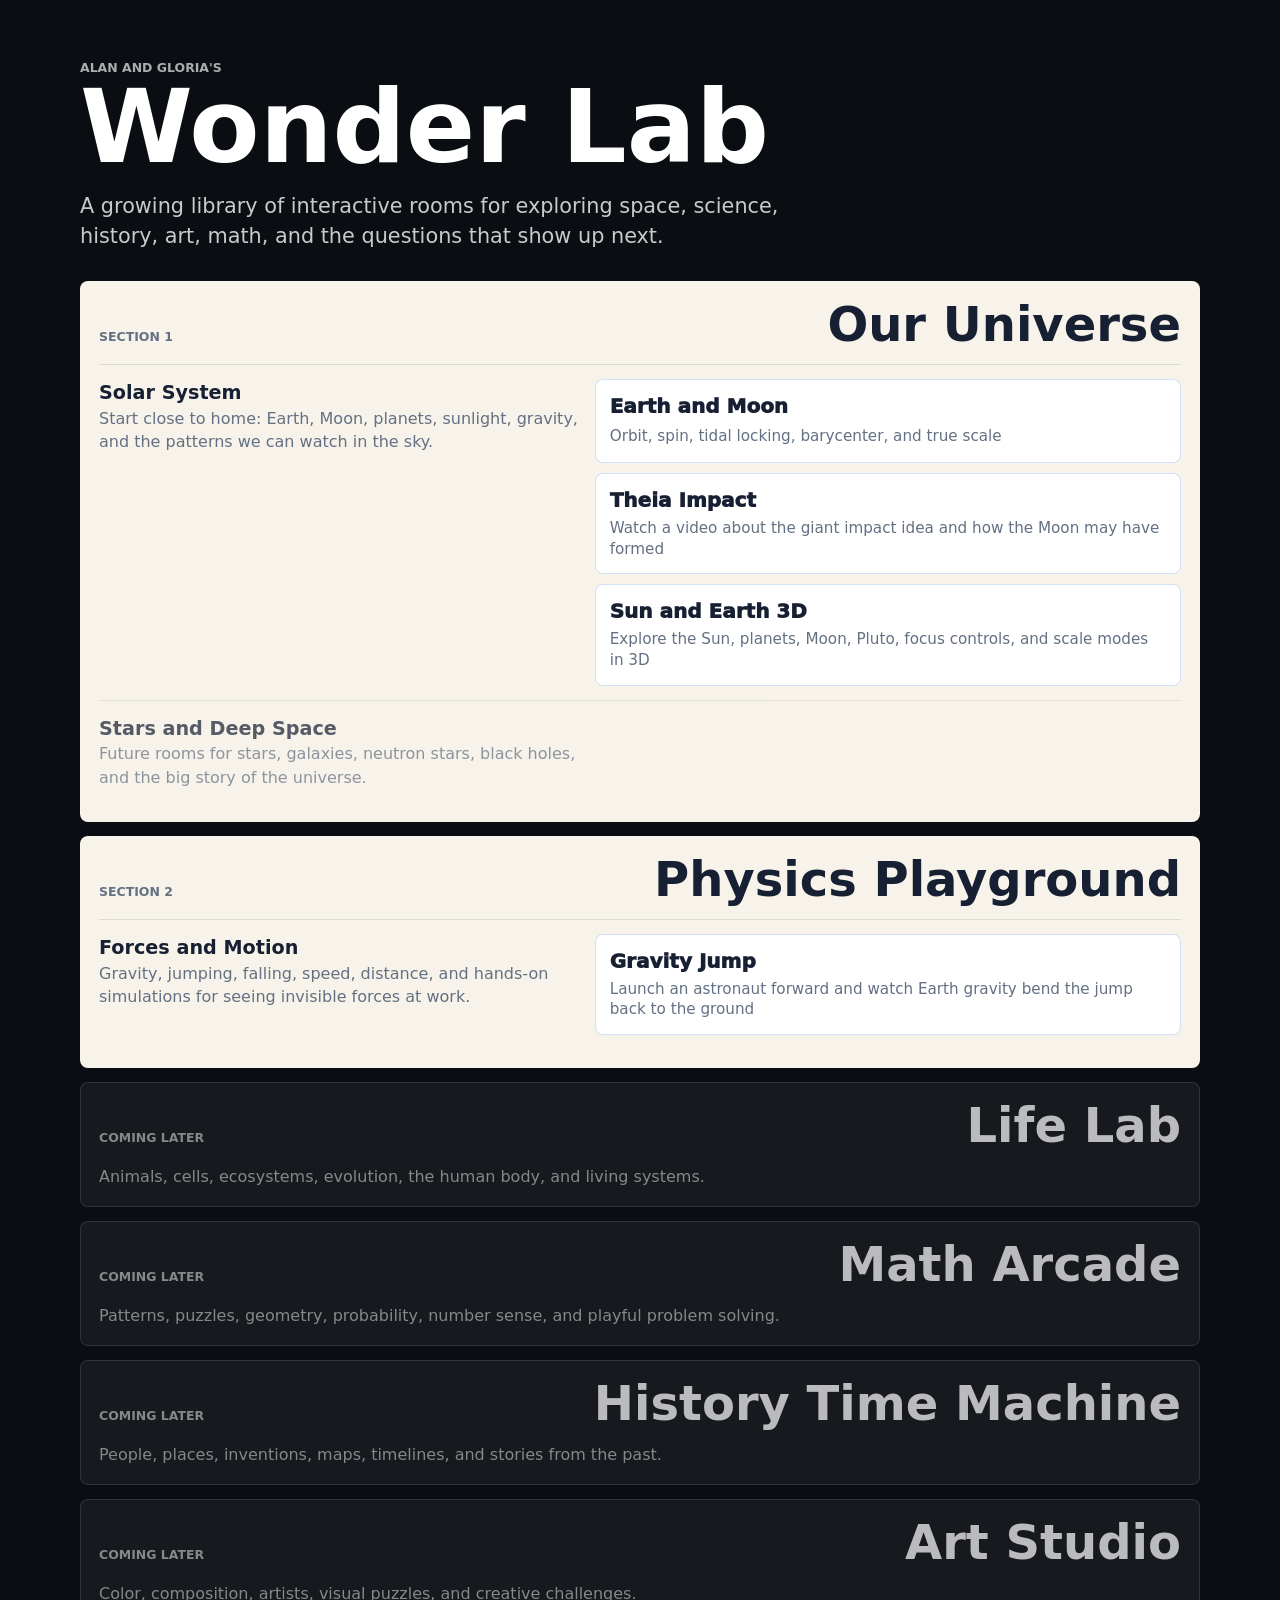
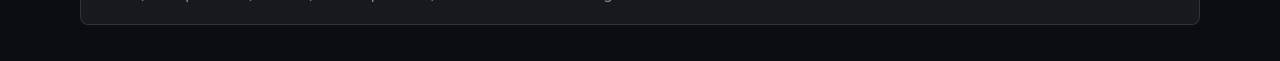
<file: index.html>
<!doctype html>
<html lang="en">
  <head>
    <meta charset="utf-8">
    <meta name="viewport" content="width=device-width, initial-scale=1">
    <title>Wonder Lab</title>
    <link rel="stylesheet" href="styles.css">
  </head>
  <body>
    <main class="home-shell">
      <header class="home-header">
        <p class="eyebrow">Alan and Gloria's</p>
        <h1>Wonder Lab</h1>
        <p class="intro">A growing library of interactive rooms for exploring space, science, history, art, math, and the questions that show up next.</p>
      </header>

      <section class="library" aria-label="Learning library">
        <article class="section-block is-open">
          <div class="section-heading">
            <p class="eyebrow">Section 1</p>
            <h2>Our Universe</h2>
          </div>

          <div class="subsection-block">
            <div>
              <p class="subhead">Solar System</p>
              <p>Start close to home: Earth, Moon, planets, sunlight, gravity, and the patterns we can watch in the sky.</p>
            </div>

            <div class="module-list">
              <a class="module-link" href="modules/our-universe/solar-system/earth-moon/index.html">
                <span>Earth and Moon</span>
                <small>Orbit, spin, tidal locking, barycenter, and true scale</small>
              </a>

              <a class="module-link" href="modules/our-universe/solar-system/theia-impact/index.html">
                <span>Theia Impact</span>
                <small>Watch a video about the giant impact idea and how the Moon may have formed</small>
              </a>

              <a class="module-link" href="modules/our-universe/solar-system/sun-earth-3d/index.html">
                <span>Sun and Earth 3D</span>
                <small>Explore the Sun, planets, Moon, Pluto, focus controls, and scale modes in 3D</small>
              </a>
            </div>
          </div>

          <div class="subsection-block is-planned">
            <div>
              <p class="subhead">Stars and Deep Space</p>
              <p>Future rooms for stars, galaxies, neutron stars, black holes, and the big story of the universe.</p>
            </div>
          </div>
        </article>

        <article class="section-block is-open">
          <div class="section-heading">
            <p class="eyebrow">Section 2</p>
            <h2>Physics Playground</h2>
          </div>
          <div class="subsection-block">
            <div>
              <p class="subhead">Forces and Motion</p>
              <p>Gravity, jumping, falling, speed, distance, and hands-on simulations for seeing invisible forces at work.</p>
            </div>

            <div class="module-list">
              <a class="module-link" href="modules/physics-playground/gravity-jump/index.html">
                <span>Gravity Jump</span>
                <small>Launch an astronaut forward and watch Earth gravity bend the jump back to the ground</small>
              </a>
            </div>
          </div>
        </article>

        <article class="section-block is-planned">
          <div class="section-heading">
            <p class="eyebrow">Coming Later</p>
            <h2>Life Lab</h2>
          </div>
          <p>Animals, cells, ecosystems, evolution, the human body, and living systems.</p>
        </article>

        <article class="section-block is-planned">
          <div class="section-heading">
            <p class="eyebrow">Coming Later</p>
            <h2>Math Arcade</h2>
          </div>
          <p>Patterns, puzzles, geometry, probability, number sense, and playful problem solving.</p>
        </article>

        <article class="section-block is-planned">
          <div class="section-heading">
            <p class="eyebrow">Coming Later</p>
            <h2>History Time Machine</h2>
          </div>
          <p>People, places, inventions, maps, timelines, and stories from the past.</p>
        </article>

        <article class="section-block is-planned">
          <div class="section-heading">
            <p class="eyebrow">Coming Later</p>
            <h2>Art Studio</h2>
          </div>
          <p>Color, composition, artists, visual puzzles, and creative challenges.</p>
        </article>
      </section>
    </main>
  </body>
</html>
</file>
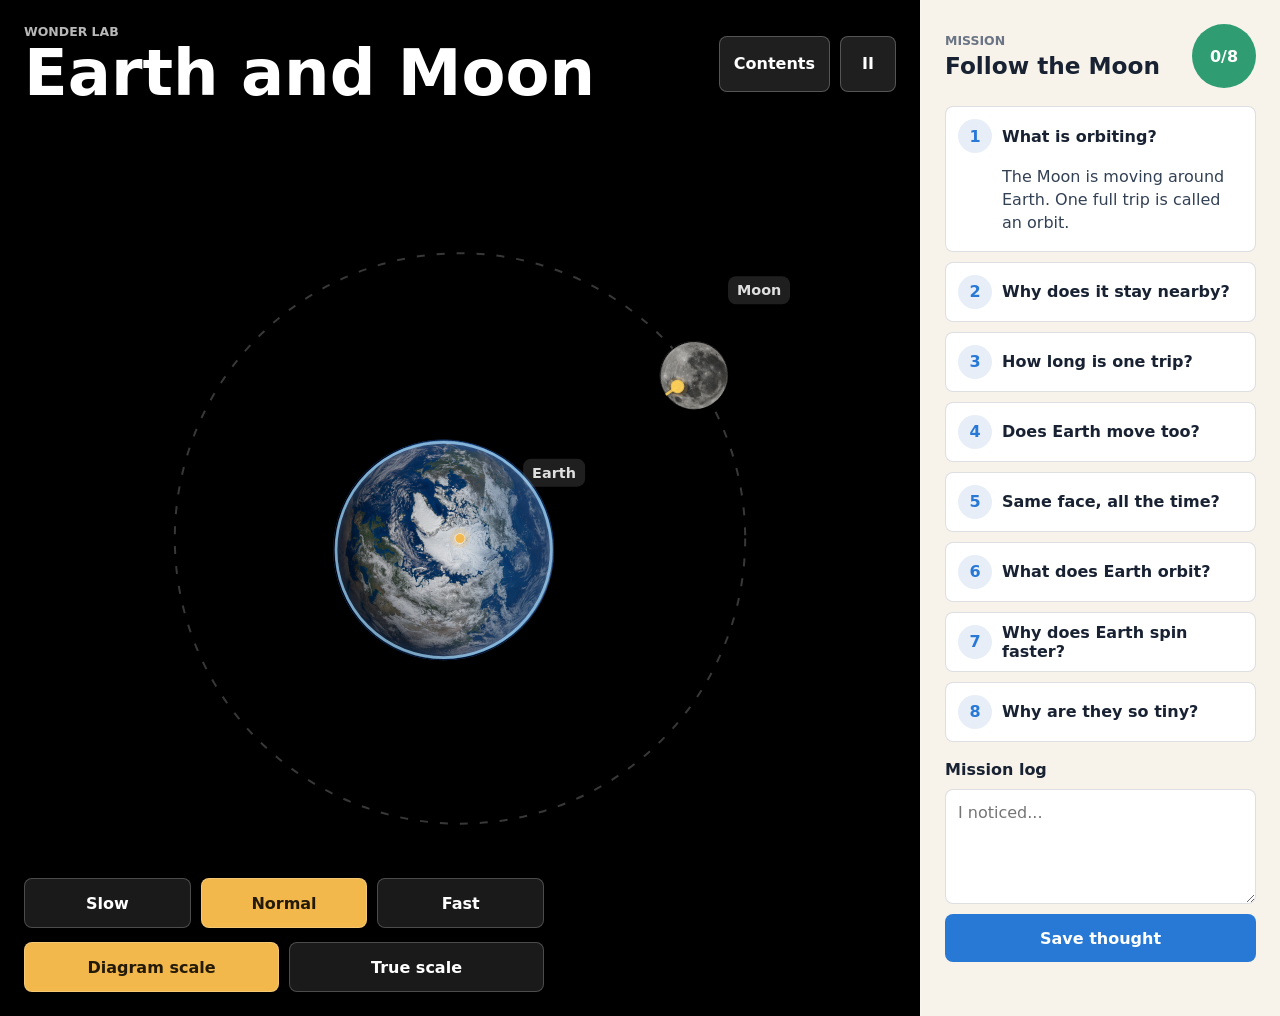
<file: modules/our-universe/solar-system/earth-moon/index.html>
<!doctype html>
<html lang="en">
  <head>
    <meta charset="utf-8">
    <meta name="viewport" content="width=device-width, initial-scale=1">
    <title>Wonder Lab: Earth and Moon</title>
    <link rel="stylesheet" href="styles.css">
  </head>
  <body>
    <main class="app-shell">
      <section class="orbit-lab" aria-labelledby="app-title">
        <div class="top-bar">
          <div>
            <p class="eyebrow">Wonder Lab</p>
            <h1 id="app-title">Earth and Moon</h1>
          </div>
          <div class="top-actions">
            <a class="home-link" href="../../../../index.html">Contents</a>
            <button class="icon-button" id="pauseButton" type="button" aria-label="Pause orbit">
              <span id="pauseIcon">II</span>
            </button>
          </div>
        </div>

        <div class="scene-wrap">
          <canvas id="spaceCanvas" width="1200" height="900" aria-label="Animated Earth and Moon orbit"></canvas>
          <button class="label earth-label" type="button" aria-label="Introduce Earth">Earth</button>
          <button class="label moon-label" id="moonLabel" type="button" aria-label="Introduce Moon">Moon</button>
          <button class="hotspot barycenter-hotspot is-hidden" id="barycenterHotspot" type="button" aria-label="Explain barycenter"></button>
          <button class="hotspot tidal-hotspot is-hidden" id="tidalHotspot" type="button" aria-label="Explain tidal locking"></button>
          <aside class="info-panel is-hidden" id="infoPanel" aria-live="polite" aria-label="Dot explanation">
            <button class="info-close" id="infoClose" type="button" aria-label="Close explanation">×</button>
            <p class="info-kicker" id="infoKicker"></p>
            <h2 id="infoTitle"></h2>
            <p id="infoBody"></p>
          </aside>
        </div>

        <div class="control-strip" aria-label="Orbit controls">
          <button class="control-button" type="button" data-speed="0.04">Slow</button>
          <button class="control-button is-active" type="button" data-speed="0.1">Normal</button>
          <button class="control-button" type="button" data-speed="0.25">Fast</button>
        </div>

        <div class="scale-strip" aria-label="Scale controls">
          <button class="scale-button is-active" type="button" data-scale="diagram">Diagram scale</button>
          <button class="scale-button" type="button" data-scale="true">True scale</button>
        </div>
      </section>

      <aside class="mission-panel" aria-label="Discovery cards">
        <div class="progress-box">
          <div>
            <p class="eyebrow">Mission</p>
            <h2>Follow the Moon</h2>
          </div>
          <div class="badge" id="badgeCount">0/8</div>
        </div>

        <div class="card-stack" id="cardStack">
          <article class="fact-card is-open" data-card="0">
            <button class="card-title" type="button">
              <span>1</span>
              What is orbiting?
            </button>
            <p>The Moon is moving around Earth. One full trip is called an orbit.</p>
          </article>

          <article class="fact-card" data-card="1">
            <button class="card-title" type="button">
              <span>2</span>
              Why does it stay nearby?
            </button>
            <p>Earth's gravity pulls on the Moon. The Moon keeps moving forward, so it goes around instead of falling straight down.</p>
          </article>

          <article class="fact-card" data-card="2">
            <button class="card-title" type="button">
              <span>3</span>
              How long is one trip?
            </button>
            <p>The real Moon takes about 27 days to go around Earth once. This lab speeds it up so we can watch it.</p>
          </article>

          <article class="fact-card" data-card="3">
            <button class="card-title" type="button">
              <span>4</span>
              Does Earth move too?
            </button>
            <p>Yes. Earth wobbles a tiny bit because the Moon pulls back. Space is full of teamwork.</p>
          </article>

          <article class="fact-card" data-card="4">
            <button class="card-title" type="button">
              <span>5</span>
              Same face, all the time?
            </button>
            <p>This is called tidal locking. The Moon spins once during each orbit, so the same near side keeps facing Earth.</p>
          </article>

          <article class="fact-card" data-card="5">
            <button class="card-title" type="button">
              <span>6</span>
              What does Earth orbit?
            </button>
            <p>Earth and the Moon both move around their shared balance point. That point is called the barycenter.</p>
          </article>

          <article class="fact-card" data-card="6">
            <button class="card-title" type="button">
              <span>7</span>
              Why does Earth spin faster?
            </button>
            <p>Earth spins about 28 times during one Moon orbit. Use Slow, Normal, and Fast to see the spin and orbit change together.</p>
          </article>

          <article class="fact-card" data-card="7">
            <button class="card-title" type="button">
              <span>8</span>
              Why are they so tiny?
            </button>
            <p>This view uses real size and distance proportions. Space is mostly empty, so Earth and the Moon look much smaller than in most diagrams.</p>
          </article>
        </div>

        <div class="mission-log">
          <label for="missionAnswer">Mission log</label>
          <textarea id="missionAnswer" rows="4" placeholder="I noticed..."></textarea>
          <button id="saveLog" type="button">Save thought</button>
          <p class="saved-note" id="savedNote" role="status"></p>
        </div>
      </aside>
    </main>

    <script src="script.js"></script>
  </body>
</html>
</file>
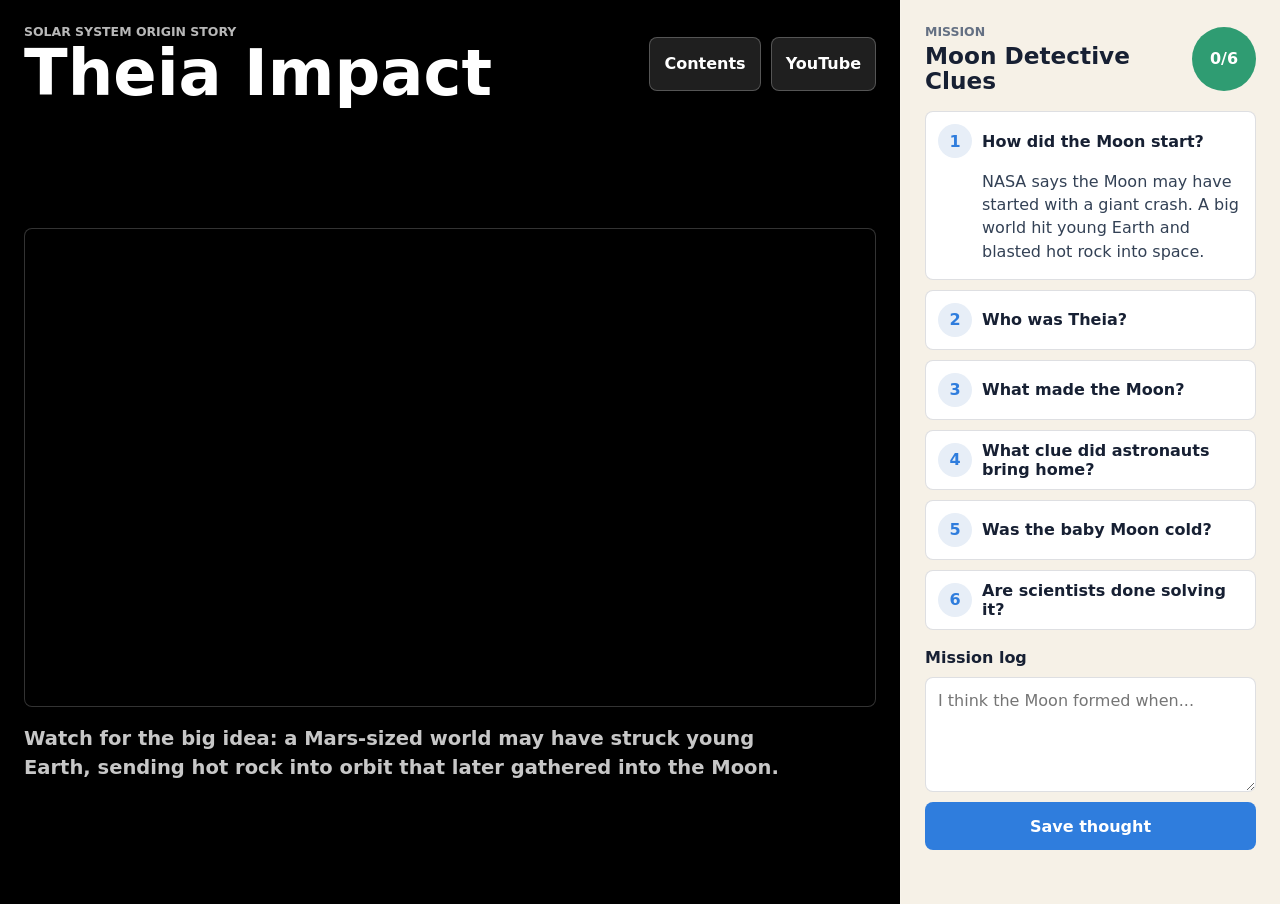
<file: modules/our-universe/solar-system/theia-impact/index.html>
<!doctype html>
<html lang="en">
  <head>
    <meta charset="utf-8">
    <meta name="viewport" content="width=device-width, initial-scale=1">
    <title>Wonder Lab: Theia Impact</title>
    <link rel="stylesheet" href="styles.css?v=2">
  </head>
  <body>
    <main class="app-shell">
      <section class="impact-lab" aria-labelledby="app-title">
        <div class="top-bar">
          <div>
            <p class="eyebrow">Solar System Origin Story</p>
            <h1 id="app-title">Theia Impact</h1>
          </div>
          <div class="top-actions">
            <a class="home-link" href="../../../../index.html">Contents</a>
            <a class="home-link" href="https://www.youtube.com/watch?v=03c8YPRiBPU" target="_blank" rel="noreferrer">YouTube</a>
          </div>
        </div>

        <div class="video-stage" aria-label="Theia impact video lesson">
          <div class="video-frame">
            <iframe
              id="moonOriginVideo"
              src="https://www.youtube.com/embed/03c8YPRiBPU?autoplay=1&mute=1&loop=1&playlist=03c8YPRiBPU&playsinline=1&rel=0&enablejsapi=1&origin=http%3A%2F%2F127.0.0.1%3A8765"
              title="YouTube video about the Theia impact and Moon formation"
              referrerpolicy="strict-origin-when-cross-origin"
              allow="accelerometer; autoplay; clipboard-write; encrypted-media; gyroscope; picture-in-picture; web-share"
              allowfullscreen>
            </iframe>
          </div>
          <p class="video-caption">Watch for the big idea: a Mars-sized world may have struck young Earth, sending hot rock into orbit that later gathered into the Moon.</p>
        </div>
      </section>

      <aside class="mission-panel" aria-label="Discovery cards">
        <div class="progress-box">
          <div>
            <p class="eyebrow">Mission</p>
            <h2>Moon Detective Clues</h2>
          </div>
          <div class="badge" id="badgeCount">0/6</div>
        </div>

        <div class="card-stack" id="cardStack">
          <article class="fact-card is-open" data-card="0">
            <button class="card-title" type="button">
              <span>1</span>
              How did the Moon start?
            </button>
            <p>NASA says the Moon may have started with a giant crash. A big world hit young Earth and blasted hot rock into space.</p>
          </article>

          <article class="fact-card" data-card="1">
            <button class="card-title" type="button">
              <span>2</span>
              Who was Theia?
            </button>
            <p>Theia is the name scientists often use for the huge object that may have crashed into Earth. It could have been about the size of Mars.</p>
          </article>

          <article class="fact-card" data-card="2">
            <button class="card-title" type="button">
              <span>3</span>
              What made the Moon?
            </button>
            <p>The crash threw melted and vaporized rock into space. That material gathered together and became the Moon.</p>
          </article>

          <article class="fact-card" data-card="3">
            <button class="card-title" type="button">
              <span>4</span>
              What clue did astronauts bring home?
            </button>
            <p>Apollo astronauts brought Moon rocks to Earth. Those rocks helped scientists see that the Moon and Earth are made of very similar stuff.</p>
          </article>

          <article class="fact-card" data-card="4">
            <button class="card-title" type="button">
              <span>5</span>
              Was the baby Moon cold?
            </button>
            <p>No. NASA says the young Moon was once covered by a giant ocean of hot magma. That means it was very, very hot.</p>
          </article>

          <article class="fact-card" data-card="5">
            <button class="card-title" type="button">
              <span>6</span>
              Are scientists done solving it?
            </button>
            <p>Not yet. Scientists still use Moon rocks, maps, and computer models to test the story. More Moon clues are still waiting to be found.</p>
          </article>
        </div>

        <div class="mission-log">
          <label for="missionAnswer">Mission log</label>
          <textarea id="missionAnswer" rows="4" placeholder="I think the Moon formed when..."></textarea>
          <button id="saveLog" type="button">Save thought</button>
          <p class="saved-note" id="savedNote" role="status"></p>
        </div>
      </aside>
    </main>

    <script src="script.js"></script>
  </body>
</html>
</file>
<file: styles.css>
:root {
  --bg: #0a0d12;
  --panel: #f7f3ea;
  --ink: #172033;
  --muted: #647083;
  --line: rgba(255, 255, 255, 0.16);
  --gold: #f2b84b;
  --blue: #2f7ddd;
  --green: #31a37b;
  --white: #fff;
}

* {
  box-sizing: border-box;
}

html,
body {
  margin: 0;
  min-height: 100%;
}

body {
  background: var(--bg);
  color: var(--white);
  font-family: ui-rounded, "SF Pro Rounded", "Avenir Next", system-ui, sans-serif;
}

.home-shell {
  width: min(1120px, calc(100% - 32px));
  margin: 0 auto;
  padding: 36px 0;
}

.home-header {
  padding: 24px 0 30px;
}

.eyebrow {
  margin: 0 0 6px;
  color: rgba(255, 255, 255, 0.66);
  font-size: 0.78rem;
  font-weight: 900;
  letter-spacing: 0;
  text-transform: uppercase;
}

h1,
h2,
p {
  letter-spacing: 0;
}

h1 {
  margin: 0;
  font-size: clamp(3rem, 8vw, 6.8rem);
  line-height: 0.9;
}

.intro {
  max-width: 720px;
  margin: 18px 0 0;
  color: rgba(255, 255, 255, 0.78);
  font-size: clamp(1.05rem, 2vw, 1.3rem);
  line-height: 1.45;
}

.library {
  display: grid;
  gap: 14px;
}

.section-block {
  padding: 18px;
  border: 1px solid var(--line);
  border-radius: 8px;
  background: rgba(255, 255, 255, 0.07);
}

.section-block.is-open {
  background: var(--panel);
  color: var(--ink);
}

.section-block.is-open .eyebrow,
.section-block.is-open p {
  color: var(--muted);
}

.section-heading {
  display: flex;
  align-items: baseline;
  justify-content: space-between;
  gap: 16px;
  margin-bottom: 16px;
}

h2 {
  margin: 0;
  font-size: clamp(1.7rem, 4vw, 3rem);
  line-height: 1;
}

.section-block p {
  margin: 0;
  color: rgba(255, 255, 255, 0.68);
  line-height: 1.45;
}

.subsection-block {
  display: grid;
  grid-template-columns: minmax(0, 0.9fr) minmax(260px, 1.1fr);
  gap: 16px;
  align-items: stretch;
  padding: 14px 0;
  border-top: 1px solid rgba(23, 32, 51, 0.12);
}

.subhead {
  margin: 0 0 6px;
  color: var(--ink) !important;
  font-size: 1.2rem;
  font-weight: 900;
}

.module-list {
  display: grid;
  gap: 10px;
}

.module-link {
  display: grid;
  gap: 6px;
  min-height: 84px;
  padding: 14px;
  border: 1px solid rgba(47, 125, 221, 0.22);
  border-radius: 8px;
  background: var(--white);
  color: var(--ink);
  text-decoration: none;
}

.module-link span {
  font-size: 1.25rem;
  font-weight: 950;
}

.module-link small {
  color: var(--muted);
  font-size: 0.95rem;
  line-height: 1.35;
}

.module-link:hover,
.module-link:focus-visible {
  outline: 3px solid rgba(47, 125, 221, 0.32);
}

.is-planned {
  opacity: 0.72;
}

@media (max-width: 720px) {
  .home-shell {
    width: min(100% - 24px, 1120px);
    padding-top: 20px;
  }

  .section-heading,
  .subsection-block {
    grid-template-columns: 1fr;
  }

  .section-heading {
    display: block;
  }
}
</file>
<file: modules/our-universe/solar-system/earth-moon/styles.css>
:root {
  --space: #07111f;
  --space-soft: #102037;
  --panel: #f7f3ea;
  --ink: #182232;
  --muted: #6a7484;
  --line: rgba(24, 34, 50, 0.14);
  --blue: #2878d6;
  --green: #2f9c72;
  --gold: #f2b84b;
  --white: #ffffff;
}

* {
  box-sizing: border-box;
}

html,
body {
  margin: 0;
  min-height: 100%;
}

body {
  background: var(--space);
  color: var(--ink);
  font-family: ui-rounded, "SF Pro Rounded", "Avenir Next", system-ui, sans-serif;
}

button,
textarea {
  font: inherit;
}

.app-shell {
  display: grid;
  grid-template-columns: minmax(0, 1fr) 360px;
  min-height: 100vh;
}

.orbit-lab {
  position: relative;
  overflow: hidden;
  min-height: 100vh;
  padding: 24px;
  color: var(--white);
  background: #000;
}

.top-bar {
  position: relative;
  z-index: 2;
  display: flex;
  align-items: center;
  justify-content: space-between;
  gap: 16px;
}

.top-actions {
  display: flex;
  align-items: center;
  gap: 10px;
}

.home-link {
  display: grid;
  place-items: center;
  min-height: 56px;
  padding: 0 14px;
  border: 1px solid rgba(255, 255, 255, 0.24);
  border-radius: 8px;
  background: rgba(255, 255, 255, 0.12);
  color: var(--white);
  font-weight: 900;
  text-decoration: none;
}

.eyebrow {
  margin: 0 0 4px;
  color: rgba(255, 255, 255, 0.72);
  font-size: 0.78rem;
  font-weight: 800;
  letter-spacing: 0;
  text-transform: uppercase;
}

.mission-panel .eyebrow {
  color: var(--muted);
}

h1,
h2 {
  margin: 0;
  letter-spacing: 0;
}

h1 {
  font-size: clamp(2.2rem, 5vw, 4.4rem);
  line-height: 0.94;
}

h2 {
  font-size: 1.45rem;
}

.icon-button {
  width: 56px;
  height: 56px;
  border: 1px solid rgba(255, 255, 255, 0.24);
  border-radius: 8px;
  background: rgba(255, 255, 255, 0.12);
  color: var(--white);
  font-weight: 900;
}

.scene-wrap {
  position: absolute;
  inset: 0;
}

#spaceCanvas {
  display: block;
  width: 100%;
  height: 100%;
  touch-action: manipulation;
}

.label {
  position: absolute;
  z-index: 4;
  padding: 6px 9px;
  border: 0;
  border-radius: 8px;
  background: rgba(255, 255, 255, 0.12);
  color: rgba(255, 255, 255, 0.86);
  font-size: 0.9rem;
  font-weight: 800;
}

.label:focus-visible {
  outline: 2px solid rgba(255, 255, 255, 0.85);
  outline-offset: 3px;
}

.earth-label {
  left: 50%;
  top: 50%;
  transform: translate(70px, -66px);
}

.moon-label {
  left: 50%;
  top: 50%;
}

.hotspot {
  position: absolute;
  z-index: 4;
  width: 44px;
  height: 44px;
  border: 0;
  border-radius: 50%;
  background: transparent;
  transform: translate(-50%, -50%);
}

.hotspot::after {
  position: absolute;
  inset: 12px;
  border-radius: 50%;
  background: rgba(242, 184, 75, 0.18);
  content: "";
}

.hotspot:hover::after,
.hotspot:focus-visible::after {
  outline: 2px solid rgba(242, 184, 75, 0.9);
  outline-offset: 4px;
}

.hotspot.is-hidden,
.info-panel.is-hidden {
  display: none;
}

.info-panel {
  position: absolute;
  z-index: 5;
  top: 132px;
  right: 24px;
  width: min(300px, calc(100vw - 48px));
  padding: 16px;
  border: 1px solid rgba(255, 255, 255, 0.2);
  border-radius: 8px;
  background: rgba(255, 255, 255, 0.96);
  color: var(--ink);
  box-shadow: 0 16px 36px rgba(0, 0, 0, 0.34);
}

.info-close {
  position: absolute;
  top: 8px;
  right: 8px;
  display: grid;
  place-items: center;
  width: 34px;
  height: 34px;
  border: 0;
  border-radius: 8px;
  background: #edf2f7;
  color: var(--ink);
  font-size: 1.25rem;
  font-weight: 900;
}

.info-kicker {
  margin: 0 38px 6px 0;
  color: var(--muted);
  font-size: 0.74rem;
  font-weight: 900;
  letter-spacing: 0;
  text-transform: uppercase;
}

.info-panel h2 {
  margin: 0 38px 8px 0;
  font-size: 1.35rem;
  line-height: 1.1;
}

.info-panel p:last-child {
  margin: 0;
  color: #334155;
  font-size: 1rem;
  font-weight: 700;
  line-height: 1.42;
}

.control-strip {
  position: absolute;
  z-index: 3;
  left: 24px;
  right: 24px;
  bottom: 88px;
  display: grid;
  grid-template-columns: repeat(3, 1fr);
  gap: 10px;
  max-width: 520px;
}

.scale-strip {
  position: absolute;
  z-index: 3;
  left: 24px;
  right: 24px;
  bottom: 24px;
  display: grid;
  grid-template-columns: repeat(2, 1fr);
  gap: 10px;
  max-width: 520px;
}

.control-button,
.scale-button {
  min-height: 50px;
  border: 1px solid rgba(255, 255, 255, 0.22);
  border-radius: 8px;
  background: rgba(255, 255, 255, 0.1);
  color: var(--white);
  font-weight: 850;
}

.control-button.is-active,
.scale-button.is-active {
  background: var(--gold);
  color: #241a08;
}

.mission-panel {
  display: flex;
  flex-direction: column;
  gap: 18px;
  min-height: 100vh;
  padding: 24px;
  background: var(--panel);
  border-left: 1px solid rgba(255, 255, 255, 0.12);
}

.progress-box {
  display: flex;
  align-items: center;
  justify-content: space-between;
  gap: 16px;
}

.badge {
  display: grid;
  place-items: center;
  width: 64px;
  height: 64px;
  border-radius: 50%;
  background: var(--green);
  color: var(--white);
  font-weight: 900;
}

.card-stack {
  display: grid;
  gap: 10px;
}

.fact-card {
  overflow: hidden;
  border: 1px solid var(--line);
  border-radius: 8px;
  background: var(--white);
}

.card-title {
  display: grid;
  grid-template-columns: 34px 1fr;
  align-items: center;
  gap: 10px;
  width: 100%;
  min-height: 58px;
  padding: 10px 12px;
  border: 0;
  background: transparent;
  color: var(--ink);
  text-align: left;
  font-weight: 900;
}

.card-title span {
  display: grid;
  place-items: center;
  width: 34px;
  height: 34px;
  border-radius: 50%;
  background: #e7eef7;
  color: var(--blue);
}

.fact-card p {
  display: none;
  margin: 0;
  padding: 0 14px 16px 56px;
  color: #334155;
  font-size: 1rem;
  line-height: 1.45;
}

.fact-card.is-open p {
  display: block;
}

.fact-card.is-read .card-title span {
  background: var(--gold);
  color: #241a08;
}

.mission-log {
  display: grid;
  gap: 10px;
  margin-top: auto;
}

.mission-log label {
  font-weight: 900;
}

.mission-log textarea {
  width: 100%;
  resize: vertical;
  min-height: 110px;
  border: 1px solid var(--line);
  border-radius: 8px;
  padding: 12px;
  background: var(--white);
  color: var(--ink);
  line-height: 1.4;
}

.mission-log button {
  min-height: 48px;
  border: 0;
  border-radius: 8px;
  background: var(--blue);
  color: var(--white);
  font-weight: 900;
}

.saved-note {
  min-height: 20px;
  margin: 0;
  color: var(--green);
  font-weight: 800;
}

@media (max-width: 900px) {
  .app-shell {
    grid-template-columns: 1fr;
  }

  .orbit-lab {
    min-height: 68vh;
  }

  .mission-panel {
    min-height: auto;
    border-left: 0;
  }
}

@media (max-width: 560px) {
  .orbit-lab,
  .mission-panel {
    padding: 16px;
  }

  .control-strip {
    left: 16px;
    right: 16px;
    bottom: 80px;
  }

  .scale-strip {
    left: 16px;
    right: 16px;
    bottom: 16px;
  }

  .info-panel {
    top: auto;
    right: 16px;
    bottom: 144px;
    left: 16px;
    width: auto;
  }

  .fact-card p {
    padding-left: 14px;
  }
}
</file>
<file: modules/our-universe/solar-system/theia-impact/styles.css>
:root {
  --space: #000;
  --panel: #f6f1e7;
  --ink: #172033;
  --muted: #647083;
  --line: rgba(23, 32, 51, 0.14);
  --blue: #2f7ddd;
  --green: #2f9c72;
  --gold: #f2b84b;
  --white: #ffffff;
}

* {
  box-sizing: border-box;
}

html,
body {
  margin: 0;
  min-height: 100%;
}

body {
  background: #000;
  color: var(--ink);
  font-family: ui-rounded, "SF Pro Rounded", "Avenir Next", system-ui, sans-serif;
}

button,
textarea {
  font: inherit;
}

.app-shell {
  display: grid;
  grid-template-columns: minmax(0, 1fr) 380px;
  min-height: 100vh;
}

.impact-lab {
  min-height: 100vh;
  padding: 24px;
  color: var(--white);
  background: #000;
}

.top-bar {
  position: relative;
  z-index: 3;
  display: flex;
  align-items: center;
  justify-content: space-between;
  gap: 16px;
}

.top-actions {
  display: flex;
  align-items: center;
  gap: 10px;
}

.home-link,
.video-link {
  display: grid;
  place-items: center;
  min-height: 54px;
  border: 1px solid rgba(255, 255, 255, 0.24);
  border-radius: 8px;
  background: rgba(255, 255, 255, 0.12);
  color: var(--white);
  font-weight: 900;
}

.home-link,
.video-link {
  padding: 0 14px;
  text-decoration: none;
}

.eyebrow {
  margin: 0 0 4px;
  color: rgba(255, 255, 255, 0.72);
  font-size: 0.78rem;
  font-weight: 850;
  letter-spacing: 0;
  text-transform: uppercase;
}

.mission-panel .eyebrow {
  color: var(--muted);
}

h1,
h2,
p {
  letter-spacing: 0;
}

h1,
h2 {
  margin: 0;
}

h1 {
  font-size: clamp(2.2rem, 5vw, 4.5rem);
  line-height: 0.94;
}

h2 {
  font-size: 1.45rem;
  line-height: 1.08;
}

.video-stage {
  display: grid;
  align-content: center;
  gap: 18px;
  min-height: calc(100vh - 132px);
  padding: 36px 0 0;
}

.video-frame {
  overflow: hidden;
  width: min(100%, 1060px);
  aspect-ratio: 16 / 9;
  border: 1px solid rgba(255, 255, 255, 0.2);
  border-radius: 8px;
  background: #000;
  box-shadow: 0 24px 70px rgba(0, 0, 0, 0.42);
}

.video-frame iframe {
  display: block;
  width: 100%;
  height: 100%;
  border: 0;
}

.video-caption {
  width: min(100%, 780px);
  margin: 0;
  color: rgba(255, 255, 255, 0.78);
  font-size: clamp(1rem, 1.7vw, 1.22rem);
  font-weight: 750;
  line-height: 1.45;
}

.mission-panel {
  display: flex;
  flex-direction: column;
  gap: 18px;
  min-height: 100vh;
  padding: 24px;
  background: var(--panel);
  border-left: 1px solid rgba(255, 255, 255, 0.12);
}

.progress-box {
  display: flex;
  align-items: center;
  justify-content: space-between;
  gap: 16px;
}

.badge {
  display: grid;
  place-items: center;
  flex: 0 0 auto;
  width: 64px;
  height: 64px;
  border-radius: 50%;
  background: var(--green);
  color: var(--white);
  font-weight: 900;
}

.card-stack {
  display: grid;
  gap: 10px;
}

.fact-card {
  overflow: hidden;
  border: 1px solid var(--line);
  border-radius: 8px;
  background: var(--white);
}

.card-title {
  display: grid;
  grid-template-columns: 34px 1fr;
  align-items: center;
  gap: 10px;
  width: 100%;
  min-height: 58px;
  padding: 10px 12px;
  border: 0;
  background: transparent;
  color: var(--ink);
  text-align: left;
  font-weight: 900;
}

.card-title span {
  display: grid;
  place-items: center;
  width: 34px;
  height: 34px;
  border-radius: 50%;
  background: #e7eef7;
  color: var(--blue);
}

.fact-card p {
  display: none;
  margin: 0;
  padding: 0 14px 16px 56px;
  color: #334155;
  font-size: 1rem;
  line-height: 1.45;
}

.fact-card.is-open p {
  display: block;
}

.fact-card.is-read .card-title span {
  background: var(--gold);
  color: #241a08;
}

.mission-log label {
  margin: 0;
  color: var(--ink);
  font-weight: 900;
}

.mission-log {
  display: grid;
  gap: 10px;
  margin-top: auto;
}

.mission-log textarea {
  width: 100%;
  min-height: 110px;
  resize: vertical;
  border: 1px solid var(--line);
  border-radius: 8px;
  padding: 12px;
  background: var(--white);
  color: var(--ink);
  line-height: 1.4;
}

.mission-log button {
  min-height: 48px;
  border: 0;
  border-radius: 8px;
  background: var(--blue);
  color: var(--white);
  font-weight: 900;
}

.saved-note {
  min-height: 20px;
  margin: 0;
  color: var(--green);
  font-weight: 800;
}

@media (max-width: 980px) {
  .app-shell {
    grid-template-columns: 1fr;
  }

  .impact-lab {
    min-height: auto;
  }

  .mission-panel {
    min-height: auto;
    border-left: 0;
  }
}

@media (max-width: 680px) {
  .impact-lab,
  .mission-panel {
    padding: 16px;
  }

  .top-bar {
    align-items: flex-start;
  }

  .top-actions {
    gap: 6px;
  }

  .home-link,
  .video-link {
    min-height: 46px;
  }

  .video-stage {
    min-height: 0;
    padding-top: 34px;
  }

  .fact-card p {
    padding-left: 14px;
  }
}
</file>
